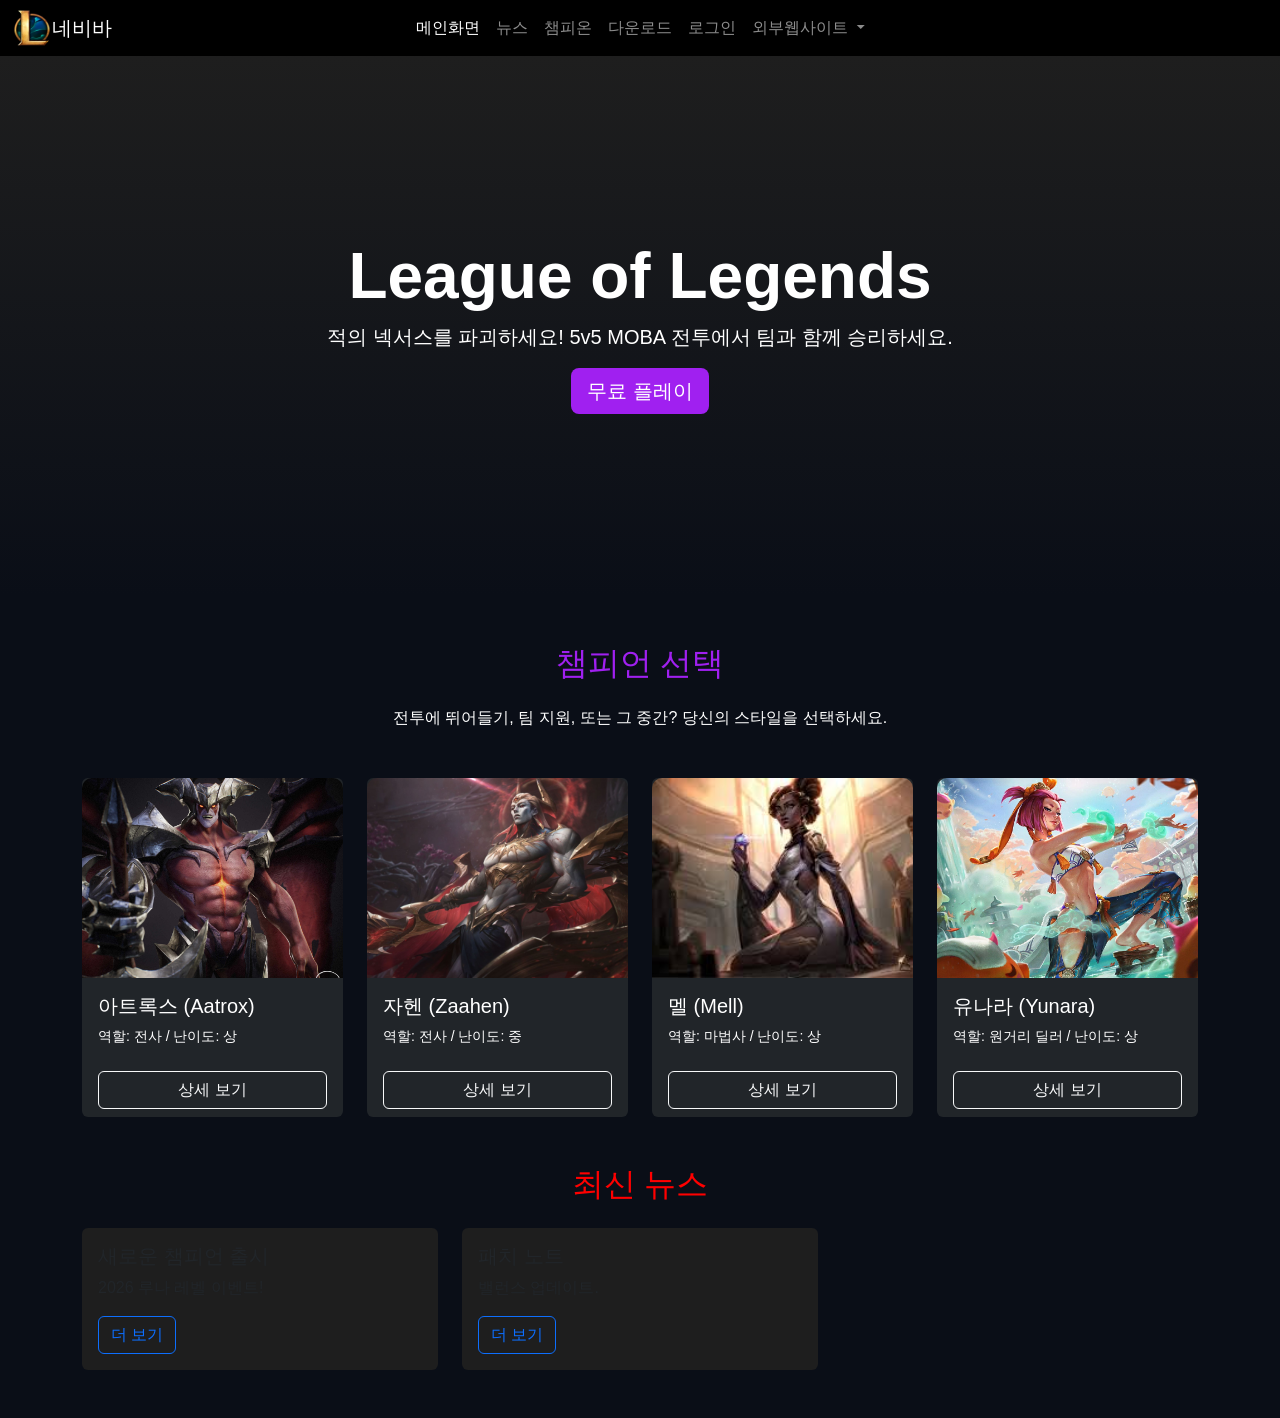
<file: src/main/resources/META-INF/resources/index.html>
<!doctype html>
<html lang="ko">
  <head>
    <meta charset="UTF-8" />
    <meta name="viewport" content="width=device-width, initial-scale=1.0" />
    <title>League of Legends - 메인 페이지</title>
    <!-- Bootstrap 5 CDN -->
    <link
      href="https://cdn.jsdelivr.net/npm/bootstrap@5.3.0/dist/css/bootstrap.min.css"
      rel="stylesheet"
    />
    <script src="https://cdn.jsdelivr.net/npm/bootstrap@5.3.0/dist/js/bootstrap.bundle.min.js"></script>
    <!-- 커스텀 스타일 (LOL 테마 + 챔피언 호버 효과) -->
    <style>
      body {
        background-color: #0a0e17;
        color: #fff;
        font-family: "Arial", sans-serif;
      }
      .navbar {
        background-color: #000;
      }
      .hero {
        background: linear-gradient(to bottom, #1e1e1e, #0a0e17);
        min-height: 60vh;
      }
      .accent-purple {
        color: #a020f0;
      }
      .accent-red {
        color: #ff0000;
      }
      .card {
        background-color: #1e1e1e;
        border: none;
        transition:
          transform 0.3s,
          box-shadow 0.3s;
      }
      .card:hover {
        transform: scale(1.05);
        box-shadow: 0 10px 20px rgba(160, 32, 240, 0.5);
      }
      .card-img-top {
        height: 200px;
        object-fit: cover;
        border-radius: 10px 10px 0 0;
      }
      .btn-primary {
        background-color: #a020f0;
        border: none;
      }
      .btn-primary:hover {
        background-color: #800080;
      }
      @media (min-width: 992px) {
        .navbar-center-absolute {
          position: absolute;
          left: 50%;
          transform: translateX(-50%);
        }
      }
    </style>
  </head>
  <body>
    <!-- 헤더 (Navbar) -->
    <nav class="navbar navbar-expand-lg" data-bs-theme="dark">
      <div class="container-fluid">
        <img src="image/logo.jpg" alt="로고" width="40" height="36" />
        <a class="navbar-brand" href="#">네비바</a>
        <button
          class="navbar-toggler"
          type="button"
          data-bs-toggle="collapse"
          data-bs-target="#navbarSupportedContent"
          aria-controls="navbarSupportedContent"
          aria-expanded="false"
          aria-label="Toggle navigation"
        >
          <span class="navbar-toggler-icon"></span>
        </button>
        <div
          class="collapse navbar-collapse"
          id="navbarSupportedContent"
        >
          <ul class="navbar-nav mx-auto mb-2 mb-lg-0 navbar-center-absolute text-center">
            <li class="nav-item">
              <a class="nav-link active" aria-current="page" href="#"
                >메인화면</a
              >
            </li>
            <li class="nav-item">
              <a class="nav-link" href="#">뉴스</a>
            </li>
            <li class="nav-item">
              <a class="nav-link" href="#">챔피온</a>
            </li>
            <li class="nav-item">
              <a class="nav-link" href="main_page_sub/download.html">다운로드</a>
            </li>
            <li class="nav-item">
              <a class="nav-link" href="#">로그인</a>
            </li>
            <li class="nav-item dropdown">
              <a
                class="nav-link dropdown-toggle"
                href="#"
                id="navbarDropdown"
                role="button"
                data-bs-toggle="dropdown"
                aria-expanded="false"
              >
                외부웹사이트
              </a>
              <ul class="dropdown-menu" aria-labelledby="navbarDropdown">
                <li>
                  <a
                    class="dropdown-item"
                    href="https://www.leagueoflegends.com/ko-kr/"
                    target="_blank"
                    >롤 사이트</a
                  >
                </li>
                <li><a class="dropdown-item" href="#">Another action</a></li>
                <li><hr class="dropdown-divider" /></li>
                <li>
                  <a class="dropdown-item" href="#">Something else here</a>
                </li>
              </ul>
            </li>
            <!-- <li class="nav-item">
              <a
                class="nav-link disabled"
                href="#"
                tabindex="-1"
                aria-disabled="true"
                >Disabled</a
              >
            </li> -->
          </ul>
        </div>
      </div>
    </nav>

    <!-- 히어로 배너 (Hero Banner) -->
    <section
      class="hero d-flex align-items-center justify-content-center text-center py-5"
    >
      <div class="container">
        <h1 class="display-3 fw-bold">League of Legends</h1>
        <p class="lead">
          적의 넥서스를 파괴하세요! 5v5 MOBA 전투에서 팀과 함께 승리하세요.
        </p>
        <a href="#" class="btn btn-primary btn-lg">무료 플레이</a>
      </div>
    </section>

    <!-- 챔피언 선택 섹션 (작은 썸네일 PNG로 업데이트!) -->
    <section class="container my-5">
      <h2 class="text-center mb-4 accent-purple">챔피언 선택</h2>
      <p class="text-center mb-5">
        전투에 뛰어들기, 팀 지원, 또는 그 중간? 당신의 스타일을 선택하세요.
      </p>
      <div class="row g-4">
        <!-- <div class="row row-cols-auto g-4"> -->
        <!-- Aatrox -->
        <div class="col">
          <div class="card bg-dark text-white border-secondary h-100">
            <img src="image/Aatrox.jpeg" class="card-img-top" alt="아트록스" />
            <div class="card-body">
              <h5 class="card-title">아트록스 (Aatrox)</h5>
              <p class="card-text small">역할: 전사 / 난이도: 상</p>
            </div>
            <div class="card-footer bg-transparent border-0">
              <button
                class="btn btn-outline-light w-100"
                data-bs-toggle="modal"
                data-bs-target="#modalAatrox"
                data-champ="Aatrox"
              >
                상세 보기
              </button>
            </div>
          </div>
        </div>
        <div
          class="modal fade"
          id="modalAatrox"
          tabindex="-1"
          aria-labelledby="modalAatroxLabel"
          aria-hidden="true"
        >
          <div
            class="modal-dialog modal-xl modal-dialog-centered modal-dialog-scrollable"
          >
            <div class="modal-content bg-dark text-white border-secondary">
              <!-- 헤더 -->
              <div class="modal-header border-secondary">
                <h5 class="modal-title" id="modalAatroxLabel">
                  아트록스 (Aatrox) 상세 정보
                </h5>
                <button
                  type="button"
                  class="btn-close btn-close-white"
                  data-bs-dismiss="modal"
                  aria-label="Close"
                ></button>
              </div>
              <!-- 바디: iframe으로 내용 채움 -->
              <div
                class="modal-body p-0"
                style="height: 65vh; background: #0a0e17"
              >
                <iframe
                  src="modals/Aatrox.html"
                  frameborder="0"
                  style="width: 100%; height: 100%; border: none"
                  allowfullscreen
                >
                </iframe>
              </div>
              <!-- 푸터 -->
              <div class="modal-footer border-secondary">
                <button
                  type="button"
                  class="btn btn-outline-light"
                  data-bs-dismiss="modal"
                >
                  닫기
                </button>
              </div>
            </div>
          </div>
        </div>
        <!-- Zaahen -->
        <div class="col">
          <div class="card bg-dark text-white border-secondary h-100">
            <img src="image/Zaahen.jpg" class="card-img-top" alt="자헨" />
            <div class="card-body">
              <h5 class="card-title">자헨 (Zaahen)</h5>
              <p class="card-text small">역할: 전사 / 난이도: 중</p>
            </div>
            <div class="card-footer bg-transparent border-0">
              <button
                class="btn btn-outline-light w-100"
                data-bs-toggle="modal"
                data-bs-target="#modalZaahen"
                data-champ="Zaahen"
              >
                상세 보기
              </button>
            </div>
          </div>
        </div>
        <div
          class="modal fade"
          id="modalZaahen"
          tabindex="-1"
          aria-labelledby="modalZaahenLabel"
          aria-hidden="true"
        >
          <div
            class="modal-dialog modal-xl modal-dialog-centered modal-dialog-scrollable"
          >
            <div class="modal-content bg-dark text-white border-secondary">
              <!-- 헤더 -->
              <div class="modal-header border-secondary">
                <h5 class="modal-title" id="modalZaahenLabel">
                  자헨 (Zaahen) 상세 정보
                </h5>
                <button
                  type="button"
                  class="btn-close btn-close-white"
                  data-bs-dismiss="modal"
                  aria-label="Close"
                ></button>
              </div>
              <!-- 바디: iframe으로 내용 채움 -->
              <div
                class="modal-body p-0"
                style="height: 65vh; background: #0a0e17"
              >
                <iframe
                  src="modals/Zaahen.html"
                  frameborder="0"
                  style="width: 100%; height: 100%; border: none"
                  allowfullscreen
                >
                </iframe>
              </div>
              <!-- 푸터 -->
              <div class="modal-footer border-secondary">
                <button
                  type="button"
                  class="btn btn-outline-light"
                  data-bs-dismiss="modal"
                >
                  닫기
                </button>
              </div>
            </div>
          </div>
        </div>
        <!-- Mell -->
        <div class="col">
          <div class="card bg-dark text-white border-secondary h-100">
            <img src="image/Mell.jpeg" class="card-img-top" alt="멜" />
            <div class="card-body">
              <h5 class="card-title">멜 (Mell)</h5>
              <p class="card-text small">역할: 마법사 / 난이도: 상</p>
            </div>
            <div class="card-footer bg-transparent border-0">
              <button
                class="btn btn-outline-light w-100"
                data-bs-toggle="modal"
                data-bs-target="#modalMell"
                data-champ="Mell"
              >
                상세 보기
              </button>
            </div>
          </div>
        </div>
        <div
          class="modal fade"
          id="modalMell"
          tabindex="-1"
          aria-labelledby="modalMellLabel"
          aria-hidden="true"
        >
          <div
            class="modal-dialog modal-xl modal-dialog-centered modal-dialog-scrollable"
          >
            <div class="modal-content bg-dark text-white border-secondary">
              <!-- 헤더 -->
              <div class="modal-header border-secondary">
                <h5 class="modal-title" id="modalMellLabel">
                  멜 (Mell) 상세 정보
                </h5>
                <button
                  type="button"
                  class="btn-close btn-close-white"
                  data-bs-dismiss="modal"
                  aria-label="Close"
                ></button>
              </div>
              <!-- 바디: iframe으로 내용 채움 -->
              <div
                class="modal-body p-0"
                style="height: 65vh; background: #0a0e17"
              >
                <iframe
                  src="modals/Mell.html"
                  frameborder="0"
                  style="width: 100%; height: 100%; border: none"
                  allowfullscreen
                >
                </iframe>
              </div>
              <!-- 푸터 -->
              <div class="modal-footer border-secondary">
                <button
                  type="button"
                  class="btn btn-outline-light"
                  data-bs-dismiss="modal"
                >
                  닫기
                </button>
              </div>
            </div>
          </div>
        </div>
        <!-- Yunara -->
        <div class="col">
          <div class="card bg-dark text-white border-secondary h-100">
            <img src="image/Yunara.jpg" class="card-img-top" alt="유나라" />
            <div class="card-body">
              <h5 class="card-title">유나라 (Yunara)</h5>
              <p class="card-text small">역할: 원거리 딜러 / 난이도: 상</p>
            </div>
            <div class="card-footer bg-transparent border-0">
              <button
                class="btn btn-outline-light w-100"
                data-bs-toggle="modal"
                data-bs-target="#modalYunara"
                data-champ="Yunara"
              >
                상세 보기
              </button>
            </div>
          </div>
        </div>
        <div
          class="modal fade"
          id="modalYunara"
          tabindex="-1"
          aria-labelledby="modalYunaraLabel"
          aria-hidden="true"
        >
          <div
            class="modal-dialog modal-xl modal-dialog-centered modal-dialog-scrollable"
          >
            <div class="modal-content bg-dark text-white border-secondary">
              <!-- 헤더 -->
              <div class="modal-header border-secondary">
                <h5 class="modal-title" id="modalYunaraLabel">
                  유나라 (Yunara) 상세 정보
                </h5>
                <button
                  type="button"
                  class="btn-close btn-close-white"
                  data-bs-dismiss="modal"
                  aria-label="Close"
                ></button>
              </div>
              <!-- 바디: iframe으로 내용 채움 -->
              <div
                class="modal-body p-0"
                style="height: 65vh; background: #0a0e17"
              >
                <iframe
                  src="modals/Yunara.html"
                  frameborder="0"
                  style="width: 100%; height: 100%; border: none"
                  allowfullscreen
                >
                </iframe>
              </div>
              <!-- 푸터 -->
              <div class="modal-footer border-secondary">
                <button
                  type="button"
                  class="btn btn-outline-light"
                  data-bs-dismiss="modal"
                >
                  닫기
                </button>
              </div>
            </div>
          </div>
        </div>
    </section>

    <!-- 뉴스 섹션 (기존 유지) -->
    <section class="container my-5">
      <h2 class="text-center mb-4 accent-red">최신 뉴스</h2>
      <div class="row g-4">
        <div class="col-md-6 col-lg-4">
          <div class="card">
            <div class="card-body">
              <h5 class="card-title">새로운 챔피언 출시</h5>
              <p class="card-text">2026 루나 레벨 이벤트!</p>
              <a href="#" class="btn btn-outline-primary">더 보기</a>
            </div>
          </div>
        </div>
        <div class="col-md-6 col-lg-4">
          <div class="card">
            <div class="card-body">
              <h5 class="card-title">패치 노트</h5>
              <p class="card-text">밸런스 업데이트.</p>
              <a href="#" class="btn btn-outline-primary">더 보기</a>
            </div>
          </div>
        </div>
      </div>
    </section>
  </body>
</html>
</file>
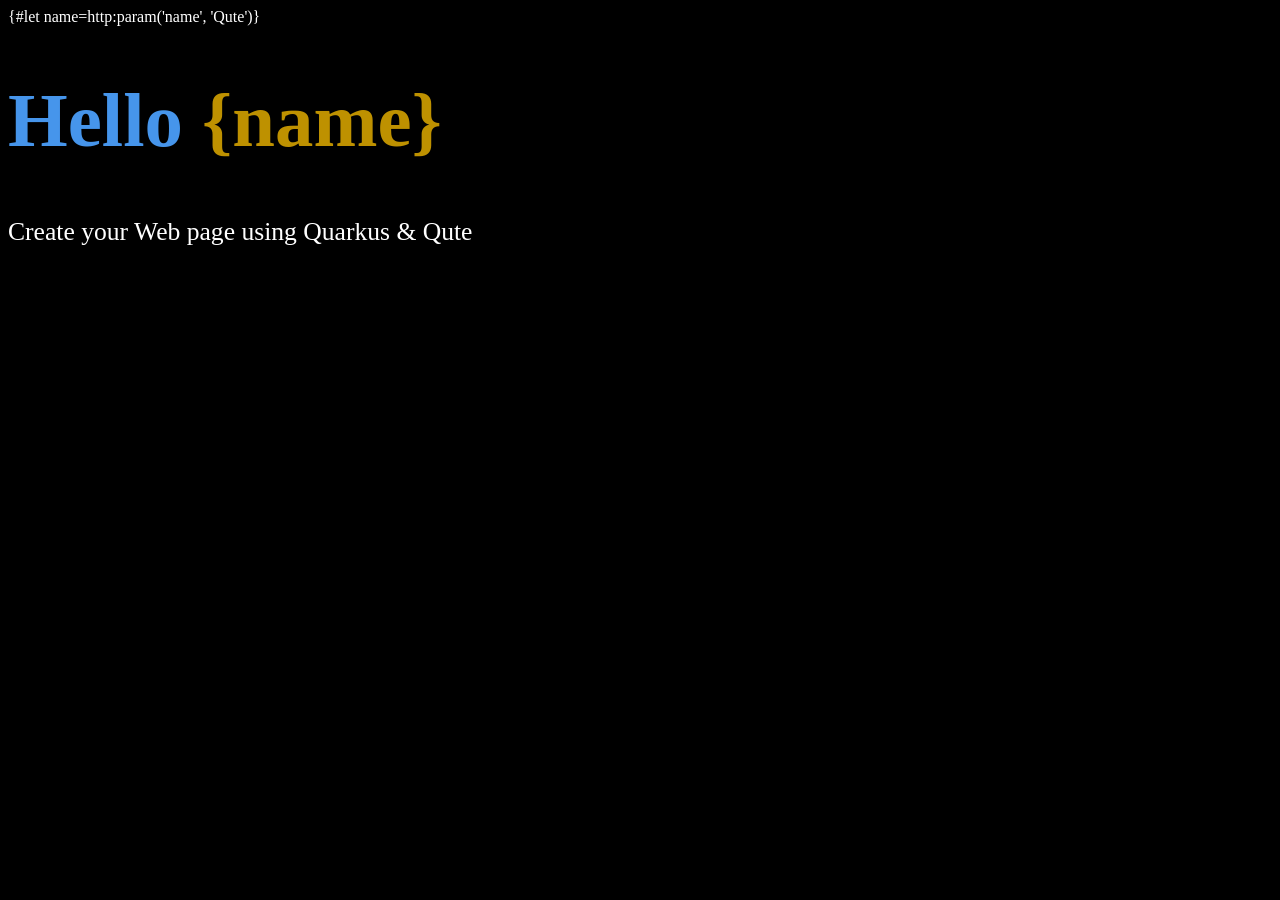
<file: src/main/resources/templates/pub/some-page.html>
{#let name=http:param('name', 'Qute')}
<!DOCTYPE html>
<html>
<head>
    <meta charset="UTF-8">
    <title>Hello {name}</title>
    <style>
        body {
            background-color: #000;
            color: #fff;
        }
        h1 {
            color: #4695EB;
            font-size: 6vw;
        }

        h1 b {
            color: #be9100;
        }

        p {
            font-size: 2vw;
        }
    </style>
</head>
<body>
<h1>Hello <b>{name}</b></h1>

<p>Create your Web page using Quarkus & Qute</p>
</body>
</html>
</file>
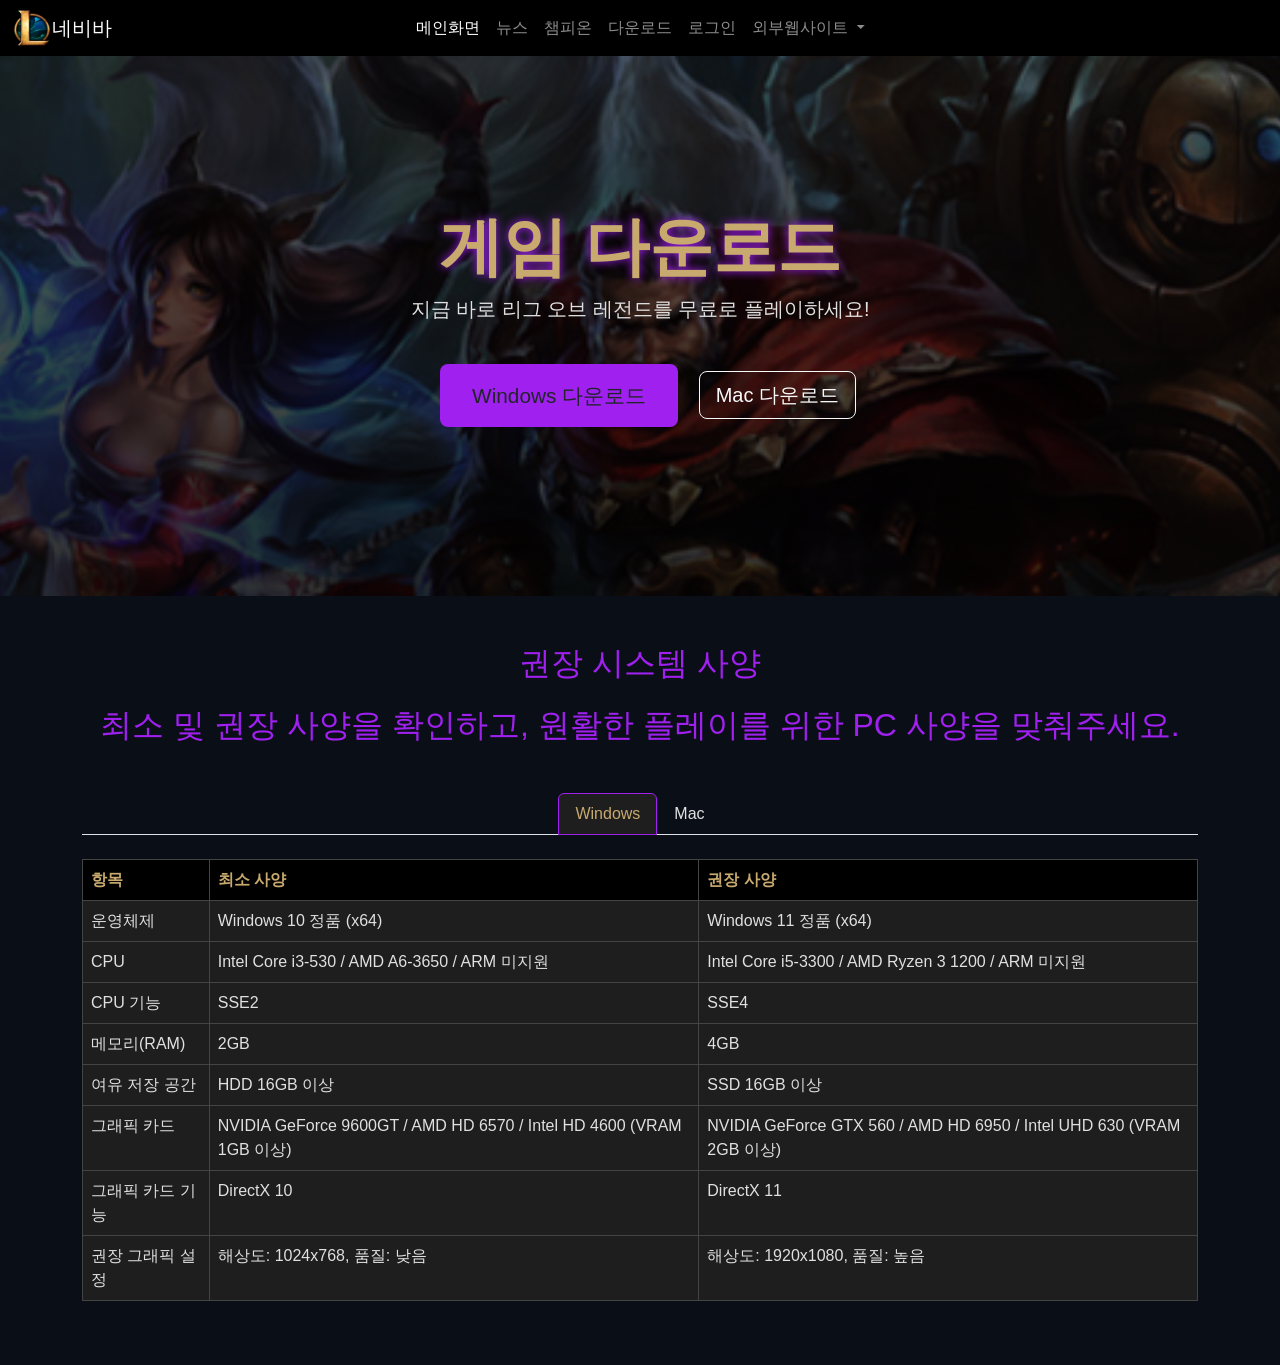
<file: src/main/resources/META-INF/resources/main_page_sub/download.html>
<!doctype html>
<html lang="ko">
  <head>
    <meta charset="UTF-8" />
    <meta name="viewport" content="width=device-width, initial-scale=1.0" />
    <title>League of Legends - 메인 페이지</title>
    <!-- Bootstrap 5 CDN -->
    <link
      href="https://cdn.jsdelivr.net/npm/bootstrap@5.3.0/dist/css/bootstrap.min.css"
      rel="stylesheet"
    />
    <script src="https://cdn.jsdelivr.net/npm/bootstrap@5.3.0/dist/js/bootstrap.bundle.min.js"></script>
    <!-- 커스텀 스타일 (LOL 테마 + 챔피언 호버 효과) -->
    <style>
      body {
        background-color: #0a0e17;
        color: #fff;
        font-family: "Arial", sans-serif;
      }
      .navbar {
        background-color: #000;
      }
      .hero {
        background: linear-gradient(to bottom, #1e1e1e, #0a0e17);
        min-height: 60vh;
      }
      .accent-purple {
        color: #a020f0;
      }
      .accent-red {
        color: #ff0000;
      }
      .card {
        background-color: #1e1e1e;
        border: none;
        transition:
          transform 0.3s,
          box-shadow 0.3s;
      }
      .card:hover {
        transform: scale(1.05);
        box-shadow: 0 10px 20px rgba(160, 32, 240, 0.5);
      }
      .card-img-top {
        height: 200px;
        object-fit: cover;
        border-radius: 10px 10px 0 0;
      }
      .btn-primary {
        background-color: #a020f0;
        border: none;
      }
      .btn-primary:hover {
        background-color: #800080;
      }
      @media (min-width: 992px) {
        .navbar-center-absolute {
          position: absolute;
          left: 50%;
          transform: translateX(-50%);
        }
      }
    </style>
    <link href="../css/download.css" rel="stylesheet" />
  </head>
  <body>
    <!-- 헤더 (Navbar) -->
    <nav class="navbar navbar-expand-lg" data-bs-theme="dark">
      <div class="container-fluid">
        <img src="../image/logo.jpg" alt="로고" width="40" height="36" />
        <a class="navbar-brand" href="#">네비바</a>
        <button
          class="navbar-toggler"
          type="button"
          data-bs-toggle="collapse"
          data-bs-target="#navbarSupportedContent"
          aria-controls="navbarSupportedContent"
          aria-expanded="false"
          aria-label="Toggle navigation"
        >
          <span class="navbar-toggler-icon"></span>
        </button>
        <div class="collapse navbar-collapse" id="navbarSupportedContent">
          <ul
            class="navbar-nav mx-auto mb-2 mb-lg-0 navbar-center-absolute text-center"
          >
            <li class="nav-item">
              <a class="nav-link active" aria-current="page" href="#"
                >메인화면</a
              >
            </li>
            <li class="nav-item">
              <a class="nav-link" href="#">뉴스</a>
            </li>
            <li class="nav-item">
              <a class="nav-link" href="#">챔피온</a>
            </li>
            <li class="nav-item">
              <a class="nav-link" href="main_page_sub/download.html"
                >다운로드</a
              >
            </li>
            <li class="nav-item">
              <a class="nav-link" href="#">로그인</a>
            </li>
            <li class="nav-item dropdown">
              <a
                class="nav-link dropdown-toggle"
                href="#"
                id="navbarDropdown"
                role="button"
                data-bs-toggle="dropdown"
                aria-expanded="false"
              >
                외부웹사이트
              </a>
              <ul class="dropdown-menu" aria-labelledby="navbarDropdown">
                <li>
                  <a
                    class="dropdown-item"
                    href="https://www.leagueoflegends.com/ko-kr/"
                    target="_blank"
                    >롤 사이트</a
                  >
                </li>
                <li><a class="dropdown-item" href="#">Another action</a></li>
                <li><hr class="dropdown-divider" /></li>
                <li>
                  <a class="dropdown-item" href="#">Something else here</a>
                </li>
              </ul>
            </li>
            <!-- <li class="nav-item">
              <a
                class="nav-link disabled"
                href="#"
                tabindex="-1"
                aria-disabled="true"
                >Disabled</a
              >
            </li> -->
          </ul>
        </div>
      </div>
    </nav>
    <!-- 히어로 배너 (공식 페이지 스타일) -->
    <section class="hero">
      <div class="container">
        <h1>게임 다운로드</h1>
        <p class="lead mb-4">
          지금 바로 리그 오브 레전드를 무료로 플레이하세요!
        </p>
        <a href="../pds/111.exe" class="btn btn-download btn-lg" target="_blank"
          >Windows 다운로드</a
        >
        <a href="#" class="btn btn-outline-light btn-lg" target="_blank"
          >Mac 다운로드</a
        >
      </div>
    </section>
    <!-- 시스템 사양 섹션 -->
    <section class="container my-5">
      <h2 class="text-center mb-4 accent-purple">권장 시스템 사양</h2>
      <h2 class="text-center mb-5 accent-purple">
        최소 및 권장 사양을 확인하고, 원활한 플레이를 위한 PC 사양을 맞춰주세요.
      </h2>

      <!-- 탭: Windows / Mac (첨부 이미지처럼) -->
      <ul
        class="nav nav-tabs justify-content-center mb-4"
        id="osTabs"
        role="tablist"
      >
        <li class="nav-item" role="presentation">
          <button
            class="nav-link active"
            id="windows-tab"
            data-bs-toggle="tab"
            data-bs-target="#windows"
            type="button"
            role="tab"
          >
            Windows
          </button>
        </li>
        <li class="nav-item" role="presentation">
          <button
            class="nav-link"
            id="mac-tab"
            data-bs-toggle="tab"
            data-bs-target="#mac"
            type="button"
            role="tab"
          >
            Mac
          </button>
        </li>
      </ul>

      <div class="tab-content">
        <!-- Windows 탭 -->
        <div class="tab-pane fade show active" id="windows" role="tabpanel">
          <div class="table-responsive">
            <table class="table table-bordered table-hover">
              <thead>
                <tr>
                  <th>항목</th>
                  <th>최소 사양</th>
                  <th>권장 사양</th>
                </tr>
              </thead>
              <tbody>
                <tr>
                  <td>운영체제</td>
                  <td>Windows 10 정품 (x64)</td>
                  <td>Windows 11 정품 (x64)</td>
                </tr>
                <tr>
                  <td>CPU</td>
                  <td>Intel Core i3-530 / AMD A6-3650 / ARM 미지원</td>
                  <td>Intel Core i5-3300 / AMD Ryzen 3 1200 / ARM 미지원</td>
                </tr>
                <tr>
                  <td>CPU 기능</td>
                  <td>SSE2</td>
                  <td>SSE4</td>
                </tr>
                <tr>
                  <td>메모리(RAM)</td>
                  <td>2GB</td>
                  <td>4GB</td>
                </tr>
                <tr>
                  <td>여유 저장 공간</td>
                  <td>HDD 16GB 이상</td>
                  <td>SSD 16GB 이상</td>
                </tr>
                <tr>
                  <td>그래픽 카드</td>
                  <td>
                    NVIDIA GeForce 9600GT / AMD HD 6570 / Intel HD 4600 (VRAM
                    1GB 이상)
                  </td>
                  <td>
                    NVIDIA GeForce GTX 560 / AMD HD 6950 / Intel UHD 630 (VRAM
                    2GB 이상)
                  </td>
                </tr>
                <tr>
                  <td>그래픽 카드 기능</td>
                  <td>DirectX 10</td>
                  <td>DirectX 11</td>
                </tr>
                <tr>
                  <td>권장 그래픽 설정</td>
                  <td>해상도: 1024x768, 품질: 낮음</td>
                  <td>해상도: 1920x1080, 품질: 높음</td>
                </tr>
              </tbody>
            </table>
          </div>
        </div>

        <!-- Mac 탭 (실제 사양 기반, 간단히 예시) -->
        <div class="tab-pane fade" id="mac" role="tabpanel">
          <div class="table-responsive">
            <table class="table table-bordered table-hover">
              <thead>
                <tr>
                  <th>항목</th>
                  <th>최소 사양</th>
                  <th>권장 사양</th>
                </tr>
              </thead>
              <tbody>
                <tr>
                  <td>운영체제</td>
                  <td>macOS 10.15 이상</td>
                  <td>macOS 13 Ventura 이상</td>
                </tr>
                <tr>
                  <td>CPU</td>
                  <td>Intel Core i5 또는 Apple M1</td>
                  <td>Apple M2 이상</td>
                </tr>
                <tr>
                  <td>메모리(RAM)</td>
                  <td>4GB</td>
                  <td>8GB 이상</td>
                </tr>
                <tr>
                  <td>여유 저장 공간</td>
                  <td>SSD 16GB 이상</td>
                  <td>SSD 30GB 이상</td>
                </tr>
                <tr>
                  <td>그래픽</td>
                  <td>Metal 지원 GPU</td>
                  <td>Metal 2 지원 GPU</td>
                </tr>
              </tbody>
            </table>
          </div>
        </div>
      </div>
    </section>
  </body>
</html>
</file>
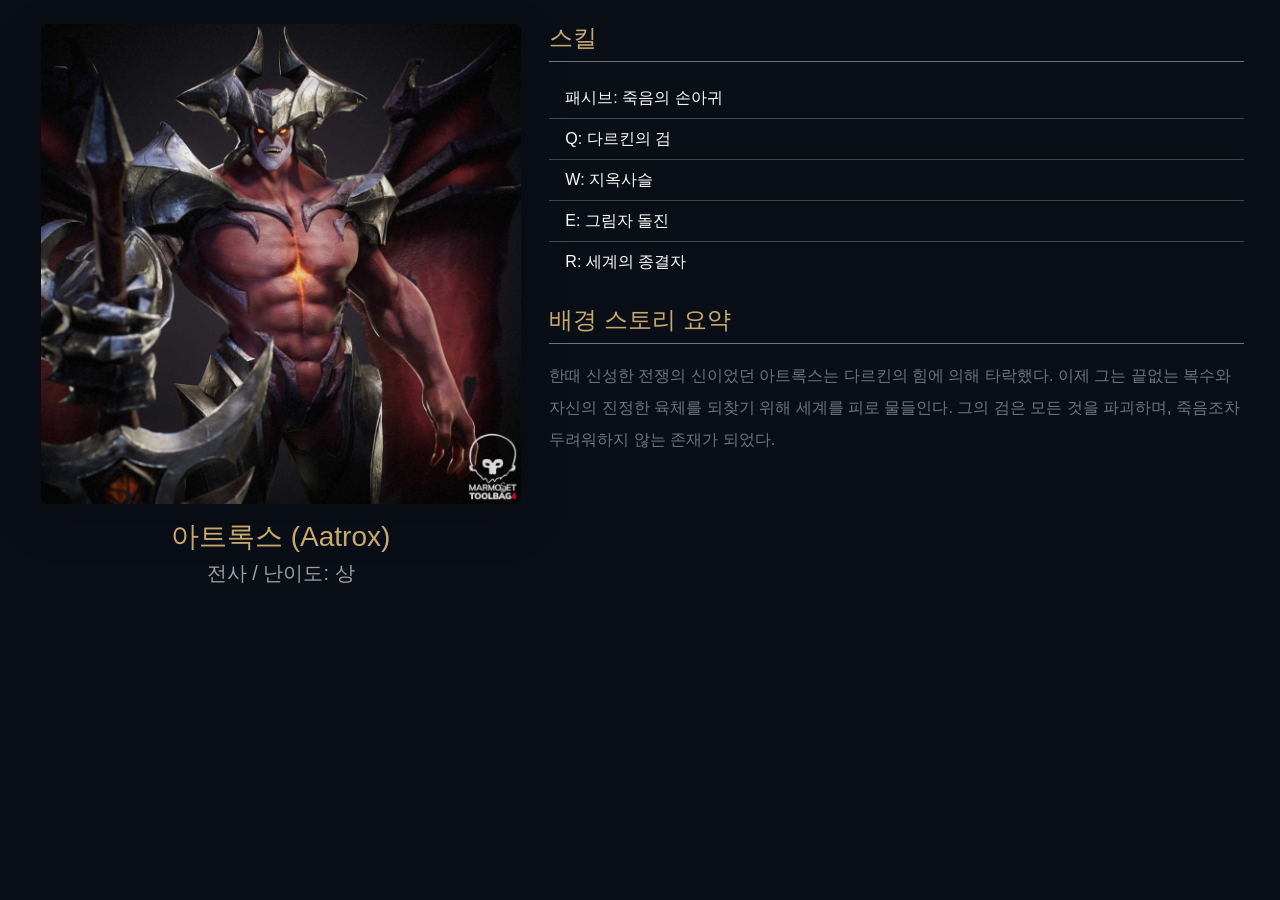
<file: src/main/resources/META-INF/resources/modals/Aatrox.html>
<!doctype html>
<html lang="ko">
  <head>
    <meta charset="UTF-8" />
    <meta name="viewport" content="width=device-width, initial-scale=1.0" />
    <title>아트록스 상세</title>

    <!-- Bootstrap 5 CSS (index.html과 동일하게 연동) -->
    <link
      href="https://cdn.jsdelivr.net/npm/bootstrap@5.3.3/dist/css/bootstrap.min.css"
      rel="stylesheet"
      integrity="sha384-QWTKZyjpPEjISv5WaRU9OFeRpok6YctnYmDr5pNlyT2bRjXh0JMhjY6hW+ALEwIH"
      crossorigin="anonymous"
    />

    <!-- LOL 스타일 맞추기 위한 간단 커스텀 (필요 시 resources/css/custom.css로 이동) -->
    <style>
      body {
        background-color: #0a0e17;
        color: white;
        padding: 1.5rem;
        font-family: "Segoe UI", sans-serif;
      }
      h3,
      h4 {
        color: #c8aa6e; /* LOL 골드 톤 */
      }
      .text-muted {
        color: #a0a0a0 !important;
      }
      .list-group-item {
        background: transparent;
        border-color: #444;
        color: white;
      }
    </style>
  </head>
  <body>
    <div class="container-fluid">
      <div class="row g-4">
        <!-- 왼쪽: 이미지 + 기본 정보 -->
        <div class="col-lg-5 text-center">
          <img
            src="../image/Aatrox.jpeg"
            class="img-fluid rounded shadow-lg"
            alt="아트록스"
            style="max-height: 480px; object-fit: contain"
          />
          <div class="mt-3">
            <h3 class="mb-1">아트록스 (Aatrox)</h3>
            <p class="text-muted fs-5">전사 / 난이도: 상</p>
          </div>
        </div>

        <!-- 오른쪽: 스킬 + 스토리 -->
        <div class="col-lg-7">
          <h4 class="border-bottom border-secondary pb-2 mb-3">스킬</h4>
          <ul class="list-group list-group-flush mb-4">
            <li class="list-group-item">패시브: 죽음의 손아귀</li>
            <li class="list-group-item">Q: 다르킨의 검</li>
            <li class="list-group-item">W: 지옥사슬</li>
            <li class="list-group-item">E: 그림자 돌진</li>
            <li class="list-group-item">R: 세계의 종결자</li>
          </ul>

          <h4 class="border-bottom border-secondary pb-2 mb-3">
            배경 스토리 요약
          </h4>
          <p class="text-secondary lh-lg">
            한때 신성한 전쟁의 신이었던 아트록스는 다르킨의 힘에 의해 타락했다.
            이제 그는 끝없는 복수와 자신의 진정한 육체를 되찾기 위해 세계를 피로
            물들인다. 그의 검은 모든 것을 파괴하며, 죽음조차 두려워하지 않는
            존재가 되었다.
          </p>
        </div>
      </div>
    </div>
  </body>
</html>
</file>
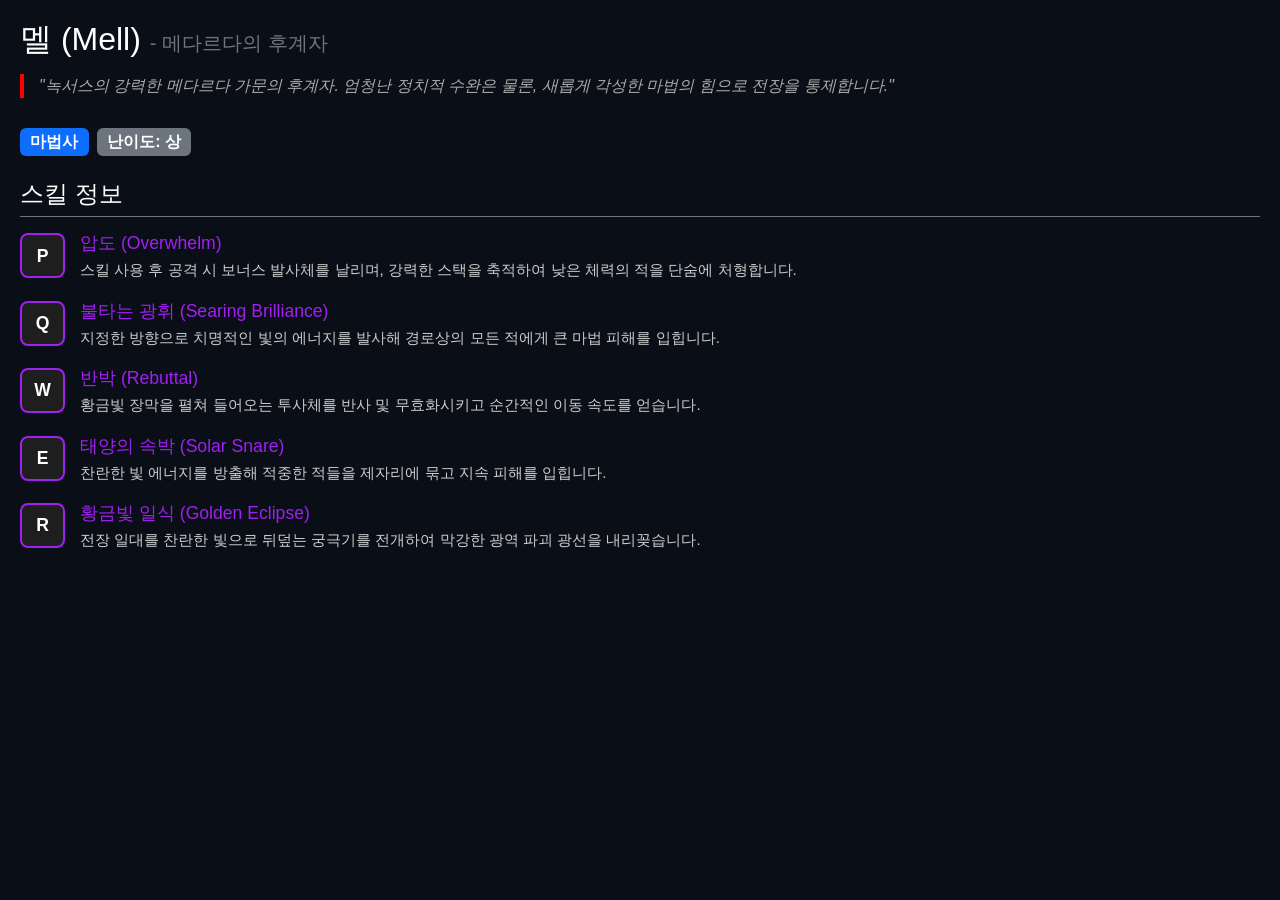
<file: src/main/resources/META-INF/resources/modals/Mell.html>
<!doctype html>
<html lang="ko">
  <head>
    <meta charset="UTF-8" />
    <title>Mell Info</title>
    <link
      href="https://cdn.jsdelivr.net/npm/bootstrap@5.3.0/dist/css/bootstrap.min.css"
      rel="stylesheet"
    />
    <style>
      body {
        background-color: #0a0e17;
        color: #fff;
        font-family: sans-serif;
        padding: 20px;
        margin: 0;
      }
      ::-webkit-scrollbar {
        width: 8px;
      }
      ::-webkit-scrollbar-thumb {
        background: #333;
        border-radius: 4px;
      }
      .skill-icon {
        width: 45px;
        height: 45px;
        background-color: #1e1e1e;
        border: 2px solid #a020f0;
        border-radius: 8px;
        display: inline-flex;
        align-items: center;
        justify-content: center;
        font-size: 1.1rem;
        font-weight: bold;
        margin-right: 15px;
        flex-shrink: 0;
      }
      .skill-row {
        display: flex;
        margin-bottom: 20px;
      }
      .skill-desc h5 {
        color: #a020f0;
        margin-bottom: 5px;
        font-size: 1.1rem;
      }
      .skill-desc p {
        color: #ccc;
        font-size: 0.95rem;
        margin-bottom: 0;
        line-height: 1.4;
      }
      .lore {
        font-style: italic;
        color: #aaa;
        margin-bottom: 30px;
        border-left: 4px solid #ff0000;
        padding-left: 15px;
      }
    </style>
  </head>
  <body>
    <h2 class="mb-3">
      멜 (Mell) <span class="fs-5 text-secondary">- 메다르다의 후계자</span>
    </h2>
    <div class="lore">
      "녹서스의 강력한 메다르다 가문의 후계자. 엄청난 정치적 수완은 물론, 새롭게
      각성한 마법의 힘으로 전장을 통제합니다."
    </div>

    <div class="mb-4 d-flex">
      <span class="badge bg-primary fs-6 me-2">마법사</span>
      <span class="badge bg-secondary fs-6">난이도: 상</span>
    </div>

    <h4 class="mb-3 border-bottom border-secondary pb-2">스킬 정보</h4>

    <div class="skill-row">
      <div class="skill-icon">P</div>
      <div class="skill-desc">
        <h5>압도 (Overwhelm)</h5>
        <p>
          스킬 사용 후 공격 시 보너스 발사체를 날리며, 강력한 스택을 축적하여
          낮은 체력의 적을 단숨에 처형합니다.
        </p>
      </div>
    </div>
    <div class="skill-row">
      <div class="skill-icon">Q</div>
      <div class="skill-desc">
        <h5>불타는 광휘 (Searing Brilliance)</h5>
        <p>
          지정한 방향으로 치명적인 빛의 에너지를 발사해 경로상의 모든 적에게 큰
          마법 피해를 입힙니다.
        </p>
      </div>
    </div>
    <div class="skill-row">
      <div class="skill-icon">W</div>
      <div class="skill-desc">
        <h5>반박 (Rebuttal)</h5>
        <p>
          황금빛 장막을 펼쳐 들어오는 투사체를 반사 및 무효화시키고 순간적인
          이동 속도를 얻습니다.
        </p>
      </div>
    </div>
    <div class="skill-row">
      <div class="skill-icon">E</div>
      <div class="skill-desc">
        <h5>태양의 속박 (Solar Snare)</h5>
        <p>
          찬란한 빛 에너지를 방출해 적중한 적들을 제자리에 묶고 지속 피해를
          입힙니다.
        </p>
      </div>
    </div>
    <div class="skill-row">
      <div class="skill-icon">R</div>
      <div class="skill-desc">
        <h5>황금빛 일식 (Golden Eclipse)</h5>
        <p>
          전장 일대를 찬란한 빛으로 뒤덮는 궁극기를 전개하여 막강한 광역 파괴
          광선을 내리꽂습니다.
        </p>
      </div>
    </div>
  </body>
</html>
</file>
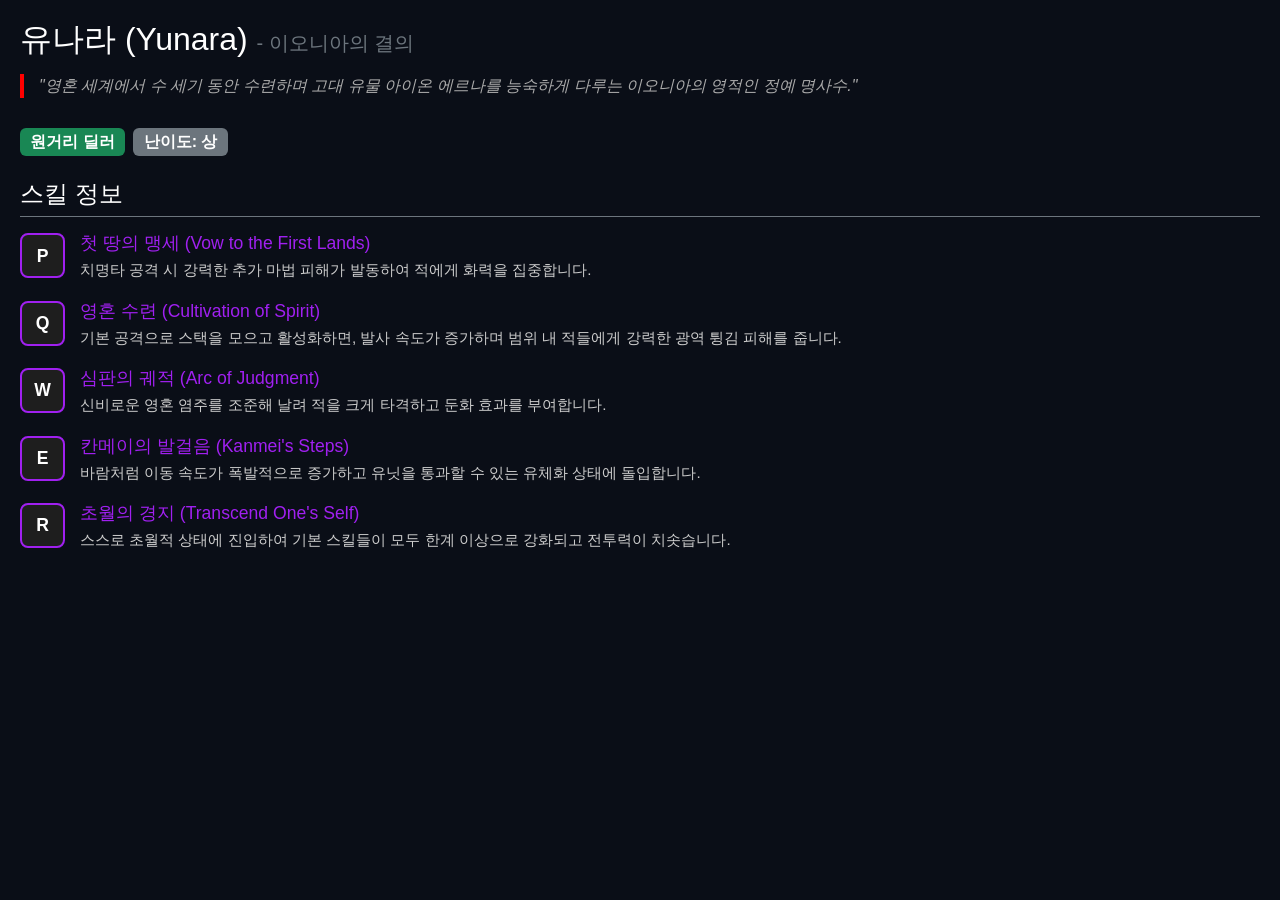
<file: src/main/resources/META-INF/resources/modals/Yunara.html>
<!doctype html>
<html lang="ko">
  <head>
    <meta charset="UTF-8" />
    <title>Yunara Info</title>
    <link
      href="https://cdn.jsdelivr.net/npm/bootstrap@5.3.0/dist/css/bootstrap.min.css"
      rel="stylesheet"
    />
    <style>
      body {
        background-color: #0a0e17;
        color: #fff;
        font-family: sans-serif;
        padding: 20px;
        margin: 0;
      }
      ::-webkit-scrollbar {
        width: 8px;
      }
      ::-webkit-scrollbar-thumb {
        background: #333;
        border-radius: 4px;
      }
      .skill-icon {
        width: 45px;
        height: 45px;
        background-color: #1e1e1e;
        border: 2px solid #a020f0;
        border-radius: 8px;
        display: inline-flex;
        align-items: center;
        justify-content: center;
        font-size: 1.1rem;
        font-weight: bold;
        margin-right: 15px;
        flex-shrink: 0;
      }
      .skill-row {
        display: flex;
        margin-bottom: 20px;
      }
      .skill-desc h5 {
        color: #a020f0;
        margin-bottom: 5px;
        font-size: 1.1rem;
      }
      .skill-desc p {
        color: #ccc;
        font-size: 0.95rem;
        margin-bottom: 0;
        line-height: 1.4;
      }
      .lore {
        font-style: italic;
        color: #aaa;
        margin-bottom: 30px;
        border-left: 4px solid #ff0000;
        padding-left: 15px;
      }
    </style>
  </head>
  <body>
    <h2 class="mb-3">
      유나라 (Yunara) <span class="fs-5 text-secondary">- 이오니아의 결의</span>
    </h2>
    <div class="lore">
      "영혼 세계에서 수 세기 동안 수련하며 고대 유물 아이온 에르나를 능숙하게
      다루는 이오니아의 영적인 정예 명사수."
    </div>

    <div class="mb-4 d-flex">
      <span class="badge bg-success fs-6 me-2">원거리 딜러</span>
      <span class="badge bg-secondary fs-6">난이도: 상</span>
    </div>

    <h4 class="mb-3 border-bottom border-secondary pb-2">스킬 정보</h4>

    <div class="skill-row">
      <div class="skill-icon">P</div>
      <div class="skill-desc">
        <h5>첫 땅의 맹세 (Vow to the First Lands)</h5>
        <p>
          치명타 공격 시 강력한 추가 마법 피해가 발동하여 적에게 화력을
          집중합니다.
        </p>
      </div>
    </div>
    <div class="skill-row">
      <div class="skill-icon">Q</div>
      <div class="skill-desc">
        <h5>영혼 수련 (Cultivation of Spirit)</h5>
        <p>
          기본 공격으로 스택을 모으고 활성화하면, 발사 속도가 증가하며 범위 내
          적들에게 강력한 광역 튕김 피해를 줍니다.
        </p>
      </div>
    </div>
    <div class="skill-row">
      <div class="skill-icon">W</div>
      <div class="skill-desc">
        <h5>심판의 궤적 (Arc of Judgment)</h5>
        <p>
          신비로운 영혼 염주를 조준해 날려 적을 크게 타격하고 둔화 효과를
          부여합니다.
        </p>
      </div>
    </div>
    <div class="skill-row">
      <div class="skill-icon">E</div>
      <div class="skill-desc">
        <h5>칸메이의 발걸음 (Kanmei's Steps)</h5>
        <p>
          바람처럼 이동 속도가 폭발적으로 증가하고 유닛을 통과할 수 있는 유체화
          상태에 돌입합니다.
        </p>
      </div>
    </div>
    <div class="skill-row">
      <div class="skill-icon">R</div>
      <div class="skill-desc">
        <h5>초월의 경지 (Transcend One's Self)</h5>
        <p>
          스스로 초월적 상태에 진입하여 기본 스킬들이 모두 한계 이상으로
          강화되고 전투력이 치솟습니다.
        </p>
      </div>
    </div>
  </body>
</html>
</file>
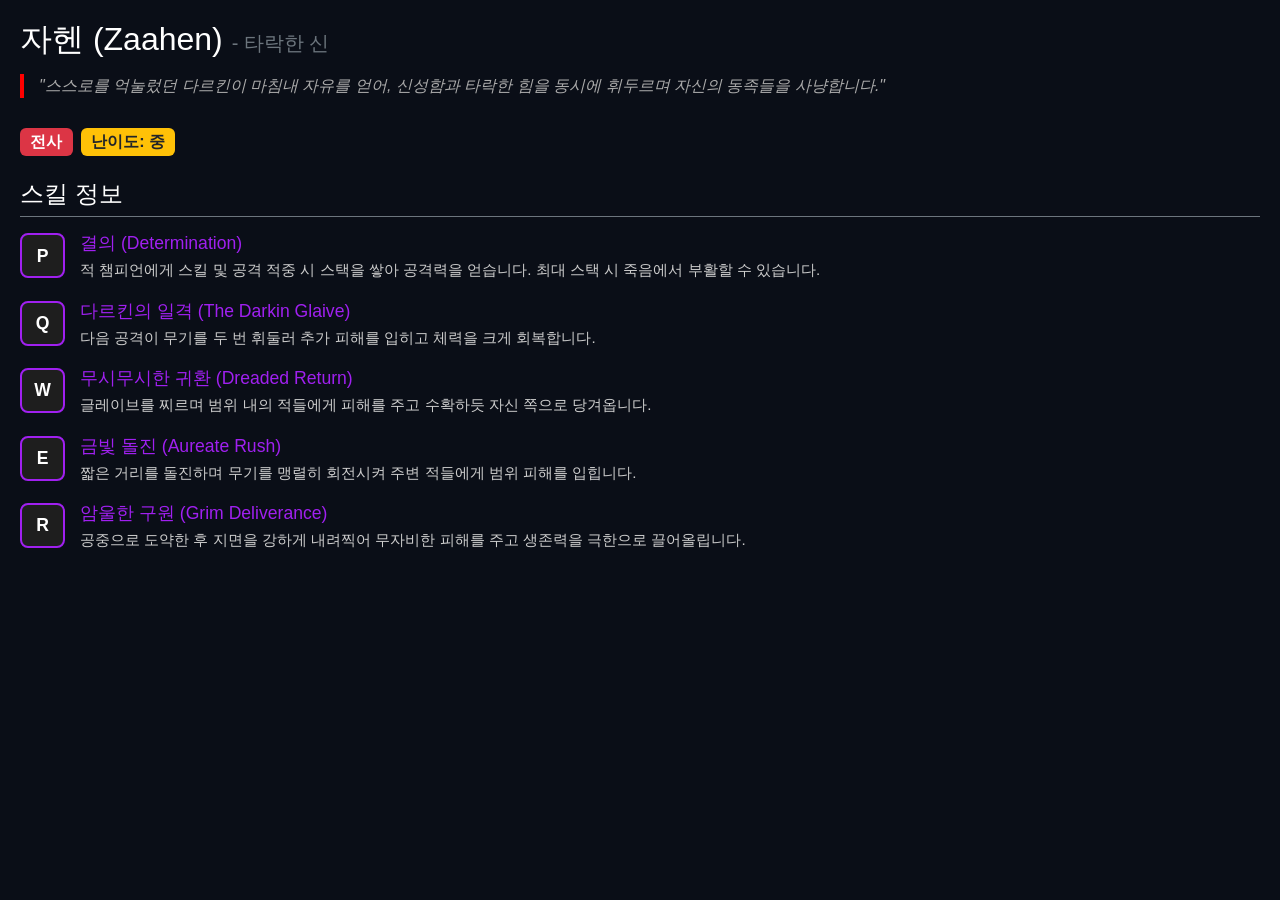
<file: src/main/resources/META-INF/resources/modals/Zaahen.html>
<!doctype html>
<html lang="ko">
  <head>
    <meta charset="UTF-8" />
    <title>Zaahen Info</title>
    <link
      href="https://cdn.jsdelivr.net/npm/bootstrap@5.3.0/dist/css/bootstrap.min.css"
      rel="stylesheet"
    />
    <style>
      body {
        background-color: #0a0e17;
        color: #fff;
        font-family: sans-serif;
        padding: 20px;
        margin: 0;
      }
      ::-webkit-scrollbar {
        width: 8px;
      }
      ::-webkit-scrollbar-thumb {
        background: #333;
        border-radius: 4px;
      }
      .skill-icon {
        width: 45px;
        height: 45px;
        background-color: #1e1e1e;
        border: 2px solid #a020f0;
        border-radius: 8px;
        display: inline-flex;
        align-items: center;
        justify-content: center;
        font-size: 1.1rem;
        font-weight: bold;
        margin-right: 15px;
        flex-shrink: 0;
      }
      .skill-row {
        display: flex;
        margin-bottom: 20px;
      }
      .skill-desc h5 {
        color: #a020f0;
        margin-bottom: 5px;
        font-size: 1.1rem;
      }
      .skill-desc p {
        color: #ccc;
        font-size: 0.95rem;
        margin-bottom: 0;
        line-height: 1.4;
      }
      .lore {
        font-style: italic;
        color: #aaa;
        margin-bottom: 30px;
        border-left: 4px solid #ff0000;
        padding-left: 15px;
      }
    </style>
  </head>
  <body>
    <h2 class="mb-3">
      자헨 (Zaahen) <span class="fs-5 text-secondary">- 타락한 신</span>
    </h2>
    <div class="lore">
      "스스로를 억눌렀던 다르킨이 마침내 자유를 얻어, 신성함과 타락한 힘을
      동시에 휘두르며 자신의 동족들을 사냥합니다."
    </div>

    <div class="mb-4 d-flex">
      <span class="badge bg-danger fs-6 me-2">전사</span>
      <span class="badge bg-warning text-dark fs-6">난이도: 중</span>
    </div>

    <h4 class="mb-3 border-bottom border-secondary pb-2">스킬 정보</h4>

    <div class="skill-row">
      <div class="skill-icon">P</div>
      <div class="skill-desc">
        <h5>결의 (Determination)</h5>
        <p>
          적 챔피언에게 스킬 및 공격 적중 시 스택을 쌓아 공격력을 얻습니다. 최대
          스택 시 죽음에서 부활할 수 있습니다.
        </p>
      </div>
    </div>
    <div class="skill-row">
      <div class="skill-icon">Q</div>
      <div class="skill-desc">
        <h5>다르킨의 일격 (The Darkin Glaive)</h5>
        <p>
          다음 공격이 무기를 두 번 휘둘러 추가 피해를 입히고 체력을 크게
          회복합니다.
        </p>
      </div>
    </div>
    <div class="skill-row">
      <div class="skill-icon">W</div>
      <div class="skill-desc">
        <h5>무시무시한 귀환 (Dreaded Return)</h5>
        <p>
          글레이브를 찌르며 범위 내의 적들에게 피해를 주고 수확하듯 자신 쪽으로
          당겨옵니다.
        </p>
      </div>
    </div>
    <div class="skill-row">
      <div class="skill-icon">E</div>
      <div class="skill-desc">
        <h5>금빛 돌진 (Aureate Rush)</h5>
        <p>
          짧은 거리를 돌진하며 무기를 맹렬히 회전시켜 주변 적들에게 범위 피해를
          입힙니다.
        </p>
      </div>
    </div>
    <div class="skill-row">
      <div class="skill-icon">R</div>
      <div class="skill-desc">
        <h5>암울한 구원 (Grim Deliverance)</h5>
        <p>
          공중으로 도약한 후 지면을 강하게 내려찍어 무자비한 피해를 주고
          생존력을 극한으로 끌어올립니다.
        </p>
      </div>
    </div>
  </body>
</html>
</file>
<file: src/main/resources/META-INF/resources/css/download.css>
body {
  background-color: #0a0e17;
  color: #e0e0e0;
  font-family: "Segoe UI", Arial, sans-serif;
}

.hero {
  background:
    linear-gradient(rgba(0, 0, 0, 0.6), rgba(0, 0, 0, 0.8)),
    url("../image/download-banner.jpg") center/cover no-repeat;
  min-height: 60vh;
  display: flex;
  align-items: center;
  justify-content: center;
  text-align: center;
  padding: 2rem;
}

.hero h1 {
  font-size: 4rem;
  font-weight: bold;
  color: #c8aa6e; /* LOL 골드 톤 */
  text-shadow: 0 0 10px #a020f0;
}

.btn-download {
  background-color: #a020f0;
  border: none;
  font-size: 1.3rem;
  padding: 1rem 2rem;
  margin: 1rem;
}

.btn-download:hover {
  background-color: #800080;
}

.nav-tabs .nav-link {
  color: #e0e0e0;
}

.nav-tabs .nav-link.active {
  background-color: #1e1e1e;
  color: #c8aa6e;
  border-color: #a020f0;
}

.table {
  --bs-table-bg: #1e1e1e;
  --bs-table-color: #e0e0e0;
  --bs-table-border-color: #444;
}

.table th {
  background-color: #000;
  color: #c8aa6e;
}

.card {
  background-color: #1e1e1e;
  border: 1px solid #444;
}

.accent-purple {
  color: #a020f0;
}
</file>
